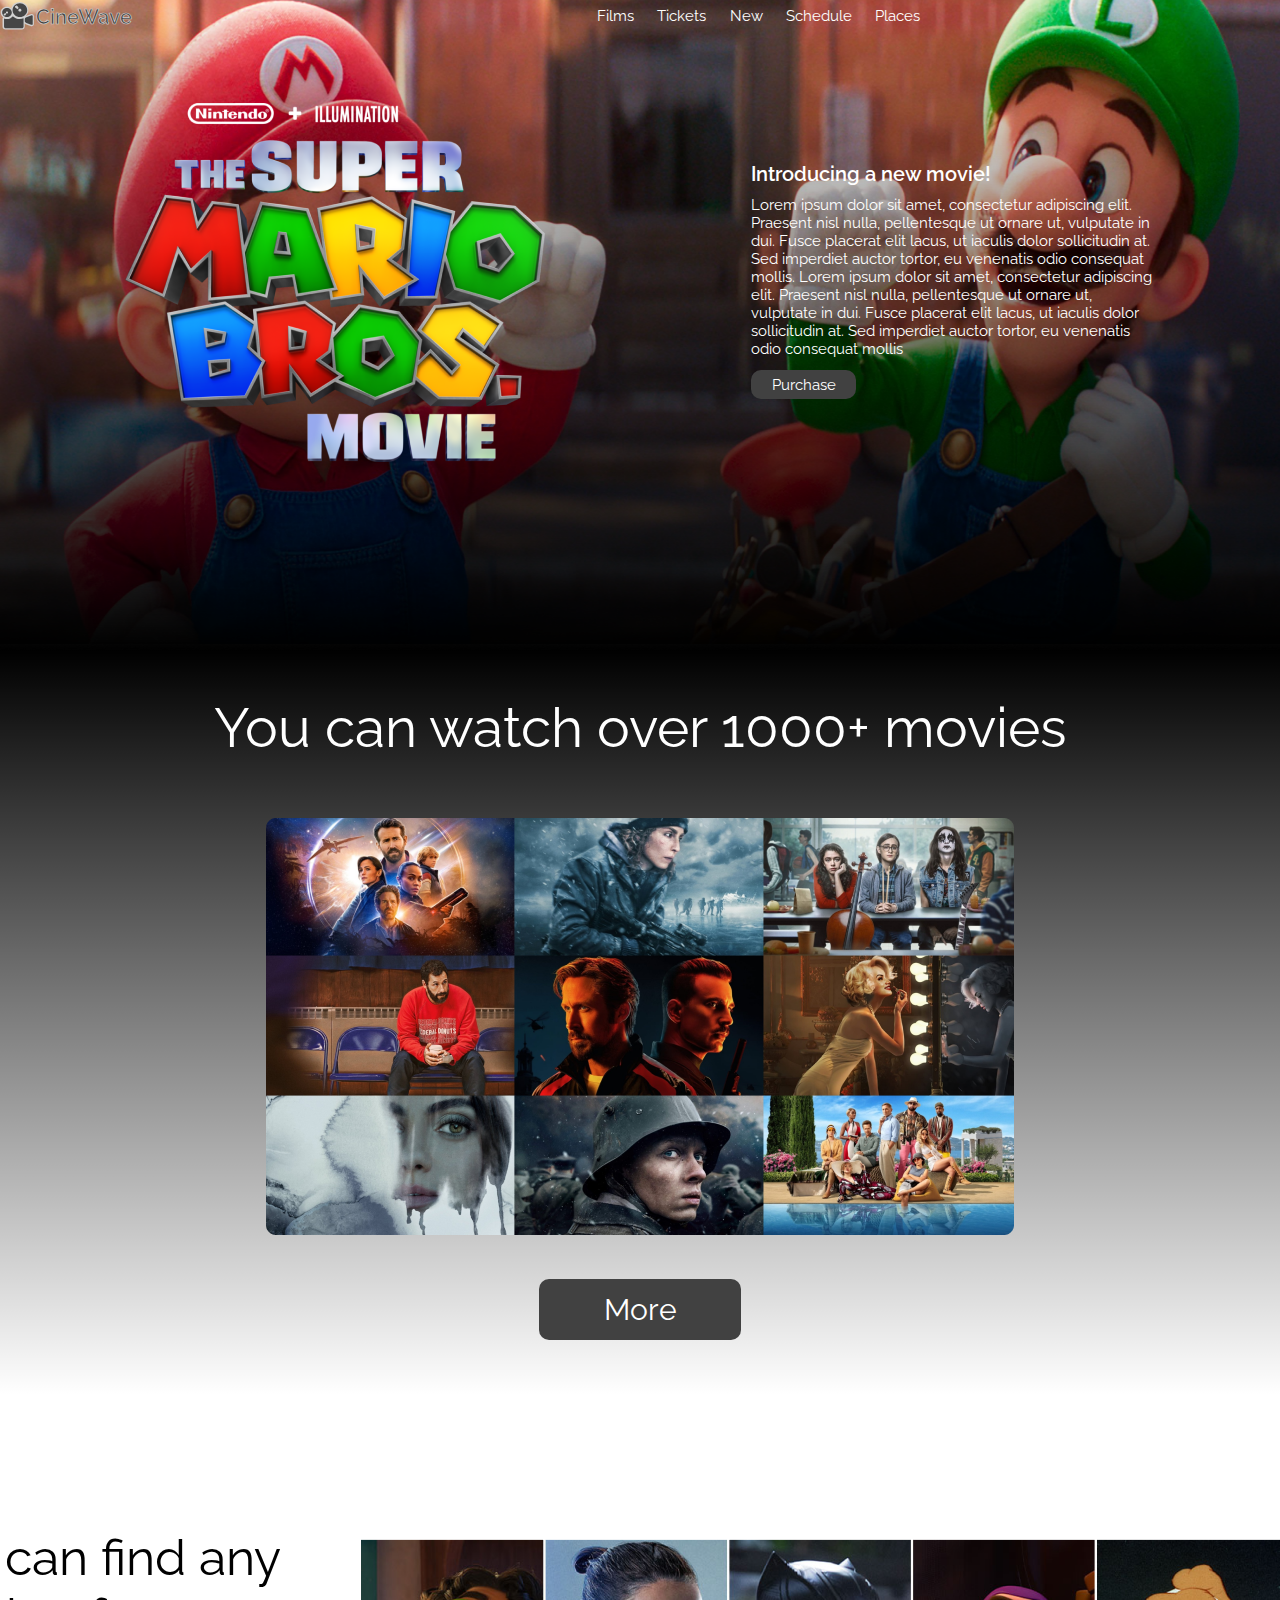
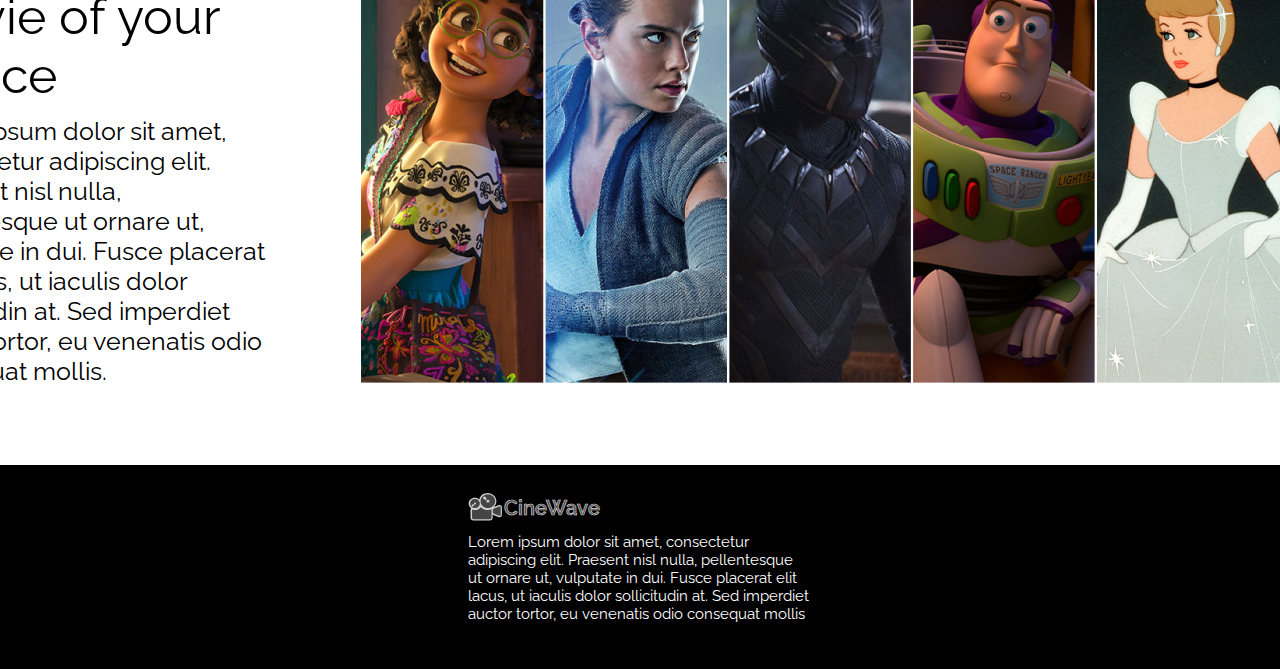
<file: index.html>
<!DOCTYPE html>
<html lang="en">
<head>
    <meta charset="UTF-8">
    <meta name="viewport" content="width=device-width, initial-scale=1.0">
    <title>CineWave</title>

    <link rel="apple-touch-icon" sizes="180x180" href="faviconss/apple-touch-icon.png">
    <link rel="icon" type="image/png" sizes="32x32" href="faviconss/favicon-32x32.png">
    <link rel="icon" type="image/png" sizes="16x16" href="faviconss/favicon-16x16.png">
    <link rel="manifest" href="faviconss/site.webmanifest">
    <link rel="mask-icon" href="faviconss/safari-pinned-tab.svg" color="#545454">
    <meta name="msapplication-TileColor" content="#747474">
    <meta name="theme-color" content="#ffffff">
    <link rel="preconnect" href="https://fonts.googleapis.com">
    <link rel="preconnect" href="https://fonts.gstatic.com" crossorigin>
    <link href="https://fonts.googleapis.com/css2?family=Raleway:wght@400;600&display=swap" rel="stylesheet">
    <link rel="stylesheet" href="./styles/reset.css">
    <link rel="stylesheet" href="./styles/dn.css">
    <link rel="stylesheet" href="./styles/style.css">
    <link rel="stylesheet" href="./styles/pmedia.css">
</head>
<body>
    <div class="header">
        <header class="header_head">
            <div class="header_head_logo">
                <svg width="34" height="32" viewBox="0 0 34 32" fill="none" xmlns="http://www.w3.org/2000/svg">
                    <g clip-path="url(#clip0_9_2)">
                    <path d="M31.7078 14.023C31.313 14.023 30.903 14.1007 30.4889 14.2538L25.7462 16.0069C27.3609 14.5279 28.3665 12.4629 28.3665 10.18C28.3665 5.69454 24.4892 2.04529 19.7233 2.04529C15.5364 2.04529 12.0364 4.86204 11.2475 8.58766C10.1284 7.48591 8.55367 6.79754 6.81024 6.79754C3.42365 6.79754 0.668457 9.39066 0.668457 12.5782C0.668457 14.5673 1.74158 16.3249 3.37146 17.3653C3.2919 17.3949 3.21394 17.4293 3.14063 17.4737C2.76092 17.7038 2.53142 18.0997 2.53142 18.5247V26.7293C2.53142 28.2457 3.84215 29.4793 5.45329 29.4793H21.7892C23.4004 29.4793 24.7111 28.2457 24.7111 26.7293V23.5975C25.0292 23.8242 25.3742 24.0087 25.7192 24.1362L30.4892 25.8998C30.9031 26.0528 31.3131 26.1303 31.7078 26.1303C32.9592 26.1303 33.8673 25.3324 33.8673 24.233V15.9202C33.8672 14.8208 32.959 14.023 31.7078 14.023Z" fill="#D1D1D1"/>
                    <path d="M32.7161 24.1913C32.7161 24.7862 32.0121 25.0125 31.1516 24.6945L26.3817 22.931C25.5212 22.613 24.8172 21.8658 24.8172 21.2712V18.7986C24.8172 18.2038 25.5212 17.4568 26.3817 17.1387L31.1516 15.3755C32.0121 15.0573 32.7161 15.2837 32.7161 15.8785V24.1913Z" fill="#454545"/>
                    <path d="M19.9005 3.25366C15.8605 3.25366 12.5854 6.33616 12.5854 10.1384C12.5854 13.9405 15.8605 17.0235 19.9005 17.0235C23.9405 17.0235 27.2155 13.9407 27.2155 10.1384C27.2155 6.33604 23.9405 3.25366 19.9005 3.25366ZM17.672 9.12741C16.6637 8.62954 15.4837 7.81229 15.1636 7.51091C14.63 7.00866 14.9851 6.52879 15.5189 6.02654C16.0527 5.52416 16.5625 5.18991 17.0962 5.69216C17.4162 5.99341 18.2847 7.10391 18.8137 8.05304C18.5612 8.14366 18.3239 8.28329 18.1203 8.47491C17.9167 8.66641 17.7685 8.88979 17.672 9.12741ZM19.9005 11.6043C19.0403 11.6043 18.3431 10.948 18.3431 10.1384C18.3431 9.32891 19.0403 8.67266 19.9005 8.67266C20.7606 8.67266 21.4577 9.32891 21.4577 10.1384C21.4576 10.948 20.7605 11.6043 19.9005 11.6043Z" fill="#454545"/>
                    <path d="M6.98737 8.00574C4.32887 8.00574 2.17358 10.0341 2.17358 12.5364C2.17358 15.0386 4.32887 17.0669 6.98737 17.0669C9.64588 17.0669 11.801 15.0385 11.801 12.5364C11.801 10.0342 9.64575 8.00574 6.98737 8.00574ZM5.14433 15.4287C4.76927 15.7817 4.41068 15.5466 4.03562 15.1936C3.66029 14.8404 3.4106 14.5029 3.78566 14.1499C4.01065 13.938 4.84033 13.3634 5.54941 13.0132C5.61701 13.1804 5.72127 13.3375 5.86444 13.4721C6.00735 13.6067 6.17416 13.705 6.35173 13.7686C5.97999 14.4359 5.36932 15.2167 5.14433 15.4287ZM6.98737 13.509C6.41655 13.509 5.95383 13.0736 5.95383 12.5364C5.95383 11.9991 6.41655 11.5637 6.98737 11.5637C7.55807 11.5637 8.02079 11.9991 8.02079 12.5364C8.02079 13.0735 7.55807 13.509 6.98737 13.509Z" fill="#454545"/>
                    <path d="M19.8119 19.0235C17.1865 19.0235 14.8091 18.0087 13.0964 16.375H12.5074C11.2446 18.0049 9.20152 19.0669 6.89881 19.0669C5.87841 19.0669 4.90981 18.8568 4.03644 18.4829V26.6875C4.03644 27.5125 4.75363 28.1875 5.63019 28.1875H21.9661C22.8427 28.1875 23.5599 27.5125 23.5599 26.6875V18.2913C22.4103 18.7614 21.1431 19.0235 19.8119 19.0235Z" fill="#454545"/>
                    </g>
                    <defs>
                    <clipPath id="clip0_9_2">
                    <rect width="34" height="32" fill="white"/>
                    </clipPath>
                    </defs>
                </svg>
                <p class="header_head_logo_p">CineWave</p>
            </div>
            <nav class="header_head_nav">
                <ul class="header_head_nav_ul">
                    <li class="header_head_nav_ul_li">
                       <a class="header_head_nav_ul_li_a" href="./Stas (No)/films.html">Films</a> 
                    </li>
                    <li class="header_head_nav_ul_li">
                       <a class="header_head_nav_ul_li_a" href="#">Tickets</a> 
                    </li>
                    <li class="header_head_nav_ul_li">
                       <a class="header_head_nav_ul_li_a" href="#">New</a> 
                    </li>
                    <li class="header_head_nav_ul_li">
                       <a class="header_head_nav_ul_li_a" href="#">Schedule</a> 
                    </li>
                    <li class="header_head_nav_ul_li">
                       <a class="header_head_nav_ul_li_a" href="./Sergey/index.html">Places</a>     
                    </li>
                </ul>
            </nav>
            <a href="./Denis/index.html">
                <button class="header_head_btn">
                    <svg xmlns="http://www.w3.org/2000/svg" width="16" height="18" viewBox="0 0 16 18" fill="none">
                        <path d="M1 17C1 13.5636 4.13401 10.7778 8 10.7778C11.866 10.7778 15 13.5636 15 17M12 4.55556C12 6.51924 10.2091 8.11111 8 8.11111C5.79086 8.11111 4 6.51924 4 4.55556C4 2.59188 5.79086 1 8 1C10.2091 1 12 2.59188 12 4.55556Z" stroke="white" stroke-width="2" stroke-linecap="round" stroke-linejoin="round"/>
                    </svg>
                </button>
            </a>
        </header>
        <div class="header_block1">
           <img class="header_block1_img" src="./img/The_Super_Mario_Bros 1.png" alt="The_Super_Mario_Bros_movie"> 
           <div class="header_block1_bl">
                <p class="header_block1_bl_title">Introducing a new movie! </p>
                <p class="header_block1_bl_text">Lorem ipsum dolor sit amet, consectetur adipiscing elit. Praesent nisl nulla, pellentesque ut ornare ut, vulputate in dui. Fusce placerat elit lacus, ut iaculis dolor sollicitudin at. Sed imperdiet auctor tortor, eu venenatis odio consequat mollis. Lorem ipsum dolor sit amet, consectetur adipiscing elit. Praesent nisl nulla, pellentesque ut ornare ut, vulputate in dui. Fusce placerat elit lacus, ut iaculis dolor sollicitudin at. Sed imperdiet auctor tortor, eu venenatis odio consequat mollis</p>
                <button class="header_block1_bl_btn btn">Purchase</button>
           </div>
        </div>
    </div>
    <main class="main">
        <div class="main_block1">
            <div class="main_block1_forp">
                <p class="main_block1_forp_p">You can watch over 1000+ movies</p>
            </div>
            <div class="main_block1_forimg">
                <img class="main_block1_forimg_img" src="./img/films.png" alt="">
            </div>
            <div class="main_block1_forbtn">
                <a href="./Stas (No)/films.html">
                    <button class="main_block1_forbtn_btn">More</button>
                </a>
            </div>
        </div>
        <div class="main_block2">
            <div class="main_block2_texts">
                <p class="main_block2_texts_title">You can find any movie of your choice</p>
                <p class="main_block2_texts_text">Lorem ipsum dolor sit amet, consectetur adipiscing elit. Praesent nisl nulla, pellentesque ut ornare ut, vulputate in dui. Fusce placerat elit lacus, ut iaculis dolor sollicitudin at. Sed imperdiet auctor tortor, eu venenatis odio consequat mollis.</p>
            </div>
            <div class="main_block2_img">
                <img src="./img/films2.png" alt="">
            </div>
        </div>
    </main>
    <footer class="footer">
        <div class="footer_block1">
            <div class="footer_block1_logo">
                <svg width="34" height="32" viewBox="0 0 34 32" fill="none" xmlns="http://www.w3.org/2000/svg">
                    <g clip-path="url(#clip0_9_2)">
                    <path d="M31.7078 14.023C31.313 14.023 30.903 14.1007 30.4889 14.2538L25.7462 16.0069C27.3609 14.5279 28.3665 12.4629 28.3665 10.18C28.3665 5.69454 24.4892 2.04529 19.7233 2.04529C15.5364 2.04529 12.0364 4.86204 11.2475 8.58766C10.1284 7.48591 8.55367 6.79754 6.81024 6.79754C3.42365 6.79754 0.668457 9.39066 0.668457 12.5782C0.668457 14.5673 1.74158 16.3249 3.37146 17.3653C3.2919 17.3949 3.21394 17.4293 3.14063 17.4737C2.76092 17.7038 2.53142 18.0997 2.53142 18.5247V26.7293C2.53142 28.2457 3.84215 29.4793 5.45329 29.4793H21.7892C23.4004 29.4793 24.7111 28.2457 24.7111 26.7293V23.5975C25.0292 23.8242 25.3742 24.0087 25.7192 24.1362L30.4892 25.8998C30.9031 26.0528 31.3131 26.1303 31.7078 26.1303C32.9592 26.1303 33.8673 25.3324 33.8673 24.233V15.9202C33.8672 14.8208 32.959 14.023 31.7078 14.023Z" fill="#D1D1D1"/>
                    <path d="M32.7161 24.1913C32.7161 24.7862 32.0121 25.0125 31.1516 24.6945L26.3817 22.931C25.5212 22.613 24.8172 21.8658 24.8172 21.2712V18.7986C24.8172 18.2038 25.5212 17.4568 26.3817 17.1387L31.1516 15.3755C32.0121 15.0573 32.7161 15.2837 32.7161 15.8785V24.1913Z" fill="#454545"/>
                    <path d="M19.9005 3.25366C15.8605 3.25366 12.5854 6.33616 12.5854 10.1384C12.5854 13.9405 15.8605 17.0235 19.9005 17.0235C23.9405 17.0235 27.2155 13.9407 27.2155 10.1384C27.2155 6.33604 23.9405 3.25366 19.9005 3.25366ZM17.672 9.12741C16.6637 8.62954 15.4837 7.81229 15.1636 7.51091C14.63 7.00866 14.9851 6.52879 15.5189 6.02654C16.0527 5.52416 16.5625 5.18991 17.0962 5.69216C17.4162 5.99341 18.2847 7.10391 18.8137 8.05304C18.5612 8.14366 18.3239 8.28329 18.1203 8.47491C17.9167 8.66641 17.7685 8.88979 17.672 9.12741ZM19.9005 11.6043C19.0403 11.6043 18.3431 10.948 18.3431 10.1384C18.3431 9.32891 19.0403 8.67266 19.9005 8.67266C20.7606 8.67266 21.4577 9.32891 21.4577 10.1384C21.4576 10.948 20.7605 11.6043 19.9005 11.6043Z" fill="#454545"/>
                    <path d="M6.98737 8.00574C4.32887 8.00574 2.17358 10.0341 2.17358 12.5364C2.17358 15.0386 4.32887 17.0669 6.98737 17.0669C9.64588 17.0669 11.801 15.0385 11.801 12.5364C11.801 10.0342 9.64575 8.00574 6.98737 8.00574ZM5.14433 15.4287C4.76927 15.7817 4.41068 15.5466 4.03562 15.1936C3.66029 14.8404 3.4106 14.5029 3.78566 14.1499C4.01065 13.938 4.84033 13.3634 5.54941 13.0132C5.61701 13.1804 5.72127 13.3375 5.86444 13.4721C6.00735 13.6067 6.17416 13.705 6.35173 13.7686C5.97999 14.4359 5.36932 15.2167 5.14433 15.4287ZM6.98737 13.509C6.41655 13.509 5.95383 13.0736 5.95383 12.5364C5.95383 11.9991 6.41655 11.5637 6.98737 11.5637C7.55807 11.5637 8.02079 11.9991 8.02079 12.5364C8.02079 13.0735 7.55807 13.509 6.98737 13.509Z" fill="#454545"/>
                    <path d="M19.8119 19.0235C17.1865 19.0235 14.8091 18.0087 13.0964 16.375H12.5074C11.2446 18.0049 9.20152 19.0669 6.89881 19.0669C5.87841 19.0669 4.90981 18.8568 4.03644 18.4829V26.6875C4.03644 27.5125 4.75363 28.1875 5.63019 28.1875H21.9661C22.8427 28.1875 23.5599 27.5125 23.5599 26.6875V18.2913C22.4103 18.7614 21.1431 19.0235 19.8119 19.0235Z" fill="#454545"/>
                    </g>
                    <defs>
                    <clipPath id="clip0_9_2">
                    <rect width="34" height="32" fill="white"/>
                    </clipPath>
                    </defs>
                </svg>
                <p class="footer_block1_logo_p">CineWave</p>
            </div>
            <p class="footer_block1_text">Lorem ipsum dolor sit amet, consectetur adipiscing elit. Praesent nisl nulla, pellentesque ut ornare ut, vulputate in dui. Fusce placerat elit lacus, ut iaculis dolor sollicitudin at. Sed imperdiet auctor tortor, eu venenatis odio consequat mollis</p>
        </div>
    </footer>
    <div class="pheader">
        <header class="pheader_phead">
            <div class="pheader_phead_forlogo">
                <div class="pheader_phead_forlogo_logo">
                    <svg width="34" height="32" viewBox="0 0 34 32" fill="none" xmlns="http://www.w3.org/2000/svg">
                        <g clip-path="url(#clip0_9_2)">
                        <path d="M31.7078 14.023C31.313 14.023 30.903 14.1007 30.4889 14.2538L25.7462 16.0069C27.3609 14.5279 28.3665 12.4629 28.3665 10.18C28.3665 5.69454 24.4892 2.04529 19.7233 2.04529C15.5364 2.04529 12.0364 4.86204 11.2475 8.58766C10.1284 7.48591 8.55367 6.79754 6.81024 6.79754C3.42365 6.79754 0.668457 9.39066 0.668457 12.5782C0.668457 14.5673 1.74158 16.3249 3.37146 17.3653C3.2919 17.3949 3.21394 17.4293 3.14063 17.4737C2.76092 17.7038 2.53142 18.0997 2.53142 18.5247V26.7293C2.53142 28.2457 3.84215 29.4793 5.45329 29.4793H21.7892C23.4004 29.4793 24.7111 28.2457 24.7111 26.7293V23.5975C25.0292 23.8242 25.3742 24.0087 25.7192 24.1362L30.4892 25.8998C30.9031 26.0528 31.3131 26.1303 31.7078 26.1303C32.9592 26.1303 33.8673 25.3324 33.8673 24.233V15.9202C33.8672 14.8208 32.959 14.023 31.7078 14.023Z" fill="#D1D1D1"/>
                        <path d="M32.7161 24.1913C32.7161 24.7862 32.0121 25.0125 31.1516 24.6945L26.3817 22.931C25.5212 22.613 24.8172 21.8658 24.8172 21.2712V18.7986C24.8172 18.2038 25.5212 17.4568 26.3817 17.1387L31.1516 15.3755C32.0121 15.0573 32.7161 15.2837 32.7161 15.8785V24.1913Z" fill="#454545"/>
                        <path d="M19.9005 3.25366C15.8605 3.25366 12.5854 6.33616 12.5854 10.1384C12.5854 13.9405 15.8605 17.0235 19.9005 17.0235C23.9405 17.0235 27.2155 13.9407 27.2155 10.1384C27.2155 6.33604 23.9405 3.25366 19.9005 3.25366ZM17.672 9.12741C16.6637 8.62954 15.4837 7.81229 15.1636 7.51091C14.63 7.00866 14.9851 6.52879 15.5189 6.02654C16.0527 5.52416 16.5625 5.18991 17.0962 5.69216C17.4162 5.99341 18.2847 7.10391 18.8137 8.05304C18.5612 8.14366 18.3239 8.28329 18.1203 8.47491C17.9167 8.66641 17.7685 8.88979 17.672 9.12741ZM19.9005 11.6043C19.0403 11.6043 18.3431 10.948 18.3431 10.1384C18.3431 9.32891 19.0403 8.67266 19.9005 8.67266C20.7606 8.67266 21.4577 9.32891 21.4577 10.1384C21.4576 10.948 20.7605 11.6043 19.9005 11.6043Z" fill="#454545"/>
                        <path d="M6.98737 8.00574C4.32887 8.00574 2.17358 10.0341 2.17358 12.5364C2.17358 15.0386 4.32887 17.0669 6.98737 17.0669C9.64588 17.0669 11.801 15.0385 11.801 12.5364C11.801 10.0342 9.64575 8.00574 6.98737 8.00574ZM5.14433 15.4287C4.76927 15.7817 4.41068 15.5466 4.03562 15.1936C3.66029 14.8404 3.4106 14.5029 3.78566 14.1499C4.01065 13.938 4.84033 13.3634 5.54941 13.0132C5.61701 13.1804 5.72127 13.3375 5.86444 13.4721C6.00735 13.6067 6.17416 13.705 6.35173 13.7686C5.97999 14.4359 5.36932 15.2167 5.14433 15.4287ZM6.98737 13.509C6.41655 13.509 5.95383 13.0736 5.95383 12.5364C5.95383 11.9991 6.41655 11.5637 6.98737 11.5637C7.55807 11.5637 8.02079 11.9991 8.02079 12.5364C8.02079 13.0735 7.55807 13.509 6.98737 13.509Z" fill="#454545"/>
                        <path d="M19.8119 19.0235C17.1865 19.0235 14.8091 18.0087 13.0964 16.375H12.5074C11.2446 18.0049 9.20152 19.0669 6.89881 19.0669C5.87841 19.0669 4.90981 18.8568 4.03644 18.4829V26.6875C4.03644 27.5125 4.75363 28.1875 5.63019 28.1875H21.9661C22.8427 28.1875 23.5599 27.5125 23.5599 26.6875V18.2913C22.4103 18.7614 21.1431 19.0235 19.8119 19.0235Z" fill="#454545"/>
                        </g>
                        <defs>
                        <clipPath id="clip0_9_2">
                        <rect width="34" height="32" fill="white"/>
                        </clipPath>
                        </defs>
                    </svg>
                    <p class="pheader_phead_forlogo_logo_p">CineWave</p>
                </div>
            </div>
            <div class="pheader_phead_forimg">
                <img class="pheader_phead_forimg_img" src="./img/SMB2.png" alt="">
            </div>
            <div class="pheader_phead_forp">
                <p class="pheader_phead_forp_p">Introducing a new movie!</p>
            </div>
            <div class="pheader_phead_forbtn">
                <button class="pheader_phead_forbtn_btn">Purchase</button>
            </div>
        </header>
    </div>
    <div class="pmain">
        <div class="pmain_block1">
            <div class="pmain_block1_forp">
                <p class="pmain_block1_forp_p">You can watch over 1000+ movies</p>
            </div>
            <div class="pmain_block1_forimg">
                <img class="pmain_block1_forimg_img" src="./img/films3.png" alt="">
            </div>
            <div class="pmain_block1_forbtn">
                <button class="pmain_block1_forbtn_btn">More</button>
            </div>
        </div>
        <div class="pmain_block2">
            <div class="pmain_block2_forp">
                <p class="pmain_block2_forp_p">You can find any movie of your choice</p>
            </div>
            <div class="pmain_block2_forimg">
                <img class="pmain_block2_forimg_img" src="./img/films4.png" alt="">
            </div>
        </div>
    </div>
    <footer class="pfooter">
        <div class="pfooter_block1">
            <div class="pfooter_block1_logo">
                <svg width="34" height="32" viewBox="0 0 34 32" fill="none" xmlns="http://www.w3.org/2000/svg">
                    <g clip-path="url(#clip0_9_2)">
                    <path d="M31.7078 14.023C31.313 14.023 30.903 14.1007 30.4889 14.2538L25.7462 16.0069C27.3609 14.5279 28.3665 12.4629 28.3665 10.18C28.3665 5.69454 24.4892 2.04529 19.7233 2.04529C15.5364 2.04529 12.0364 4.86204 11.2475 8.58766C10.1284 7.48591 8.55367 6.79754 6.81024 6.79754C3.42365 6.79754 0.668457 9.39066 0.668457 12.5782C0.668457 14.5673 1.74158 16.3249 3.37146 17.3653C3.2919 17.3949 3.21394 17.4293 3.14063 17.4737C2.76092 17.7038 2.53142 18.0997 2.53142 18.5247V26.7293C2.53142 28.2457 3.84215 29.4793 5.45329 29.4793H21.7892C23.4004 29.4793 24.7111 28.2457 24.7111 26.7293V23.5975C25.0292 23.8242 25.3742 24.0087 25.7192 24.1362L30.4892 25.8998C30.9031 26.0528 31.3131 26.1303 31.7078 26.1303C32.9592 26.1303 33.8673 25.3324 33.8673 24.233V15.9202C33.8672 14.8208 32.959 14.023 31.7078 14.023Z" fill="#D1D1D1"/>
                    <path d="M32.7161 24.1913C32.7161 24.7862 32.0121 25.0125 31.1516 24.6945L26.3817 22.931C25.5212 22.613 24.8172 21.8658 24.8172 21.2712V18.7986C24.8172 18.2038 25.5212 17.4568 26.3817 17.1387L31.1516 15.3755C32.0121 15.0573 32.7161 15.2837 32.7161 15.8785V24.1913Z" fill="#454545"/>
                    <path d="M19.9005 3.25366C15.8605 3.25366 12.5854 6.33616 12.5854 10.1384C12.5854 13.9405 15.8605 17.0235 19.9005 17.0235C23.9405 17.0235 27.2155 13.9407 27.2155 10.1384C27.2155 6.33604 23.9405 3.25366 19.9005 3.25366ZM17.672 9.12741C16.6637 8.62954 15.4837 7.81229 15.1636 7.51091C14.63 7.00866 14.9851 6.52879 15.5189 6.02654C16.0527 5.52416 16.5625 5.18991 17.0962 5.69216C17.4162 5.99341 18.2847 7.10391 18.8137 8.05304C18.5612 8.14366 18.3239 8.28329 18.1203 8.47491C17.9167 8.66641 17.7685 8.88979 17.672 9.12741ZM19.9005 11.6043C19.0403 11.6043 18.3431 10.948 18.3431 10.1384C18.3431 9.32891 19.0403 8.67266 19.9005 8.67266C20.7606 8.67266 21.4577 9.32891 21.4577 10.1384C21.4576 10.948 20.7605 11.6043 19.9005 11.6043Z" fill="#454545"/>
                    <path d="M6.98737 8.00574C4.32887 8.00574 2.17358 10.0341 2.17358 12.5364C2.17358 15.0386 4.32887 17.0669 6.98737 17.0669C9.64588 17.0669 11.801 15.0385 11.801 12.5364C11.801 10.0342 9.64575 8.00574 6.98737 8.00574ZM5.14433 15.4287C4.76927 15.7817 4.41068 15.5466 4.03562 15.1936C3.66029 14.8404 3.4106 14.5029 3.78566 14.1499C4.01065 13.938 4.84033 13.3634 5.54941 13.0132C5.61701 13.1804 5.72127 13.3375 5.86444 13.4721C6.00735 13.6067 6.17416 13.705 6.35173 13.7686C5.97999 14.4359 5.36932 15.2167 5.14433 15.4287ZM6.98737 13.509C6.41655 13.509 5.95383 13.0736 5.95383 12.5364C5.95383 11.9991 6.41655 11.5637 6.98737 11.5637C7.55807 11.5637 8.02079 11.9991 8.02079 12.5364C8.02079 13.0735 7.55807 13.509 6.98737 13.509Z" fill="#454545"/>
                    <path d="M19.8119 19.0235C17.1865 19.0235 14.8091 18.0087 13.0964 16.375H12.5074C11.2446 18.0049 9.20152 19.0669 6.89881 19.0669C5.87841 19.0669 4.90981 18.8568 4.03644 18.4829V26.6875C4.03644 27.5125 4.75363 28.1875 5.63019 28.1875H21.9661C22.8427 28.1875 23.5599 27.5125 23.5599 26.6875V18.2913C22.4103 18.7614 21.1431 19.0235 19.8119 19.0235Z" fill="#454545"/>
                    </g>
                    <defs>
                    <clipPath id="clip0_9_2">
                    <rect width="34" height="32" fill="white"/>
                    </clipPath>
                    </defs>
                </svg>
                <p class="pfooter_block1_logo_p">CineWave</p>
            </div>
            <p class="pfooter_block1_text">Lorem ipsum dolor sit amet, consectetur adipiscing elit. Praesent nisl nulla, pellentesque ut ornare ut, vulputate in dui. Fusce placerat elit lacus, ut iaculis dolor sollicitudin at. Sed imperdiet auctor tortor, eu venenatis odio consequat mollis</p>
        </div>
    </footer>
    <script src="./main.js"></script>
</body>
</html>
</file>
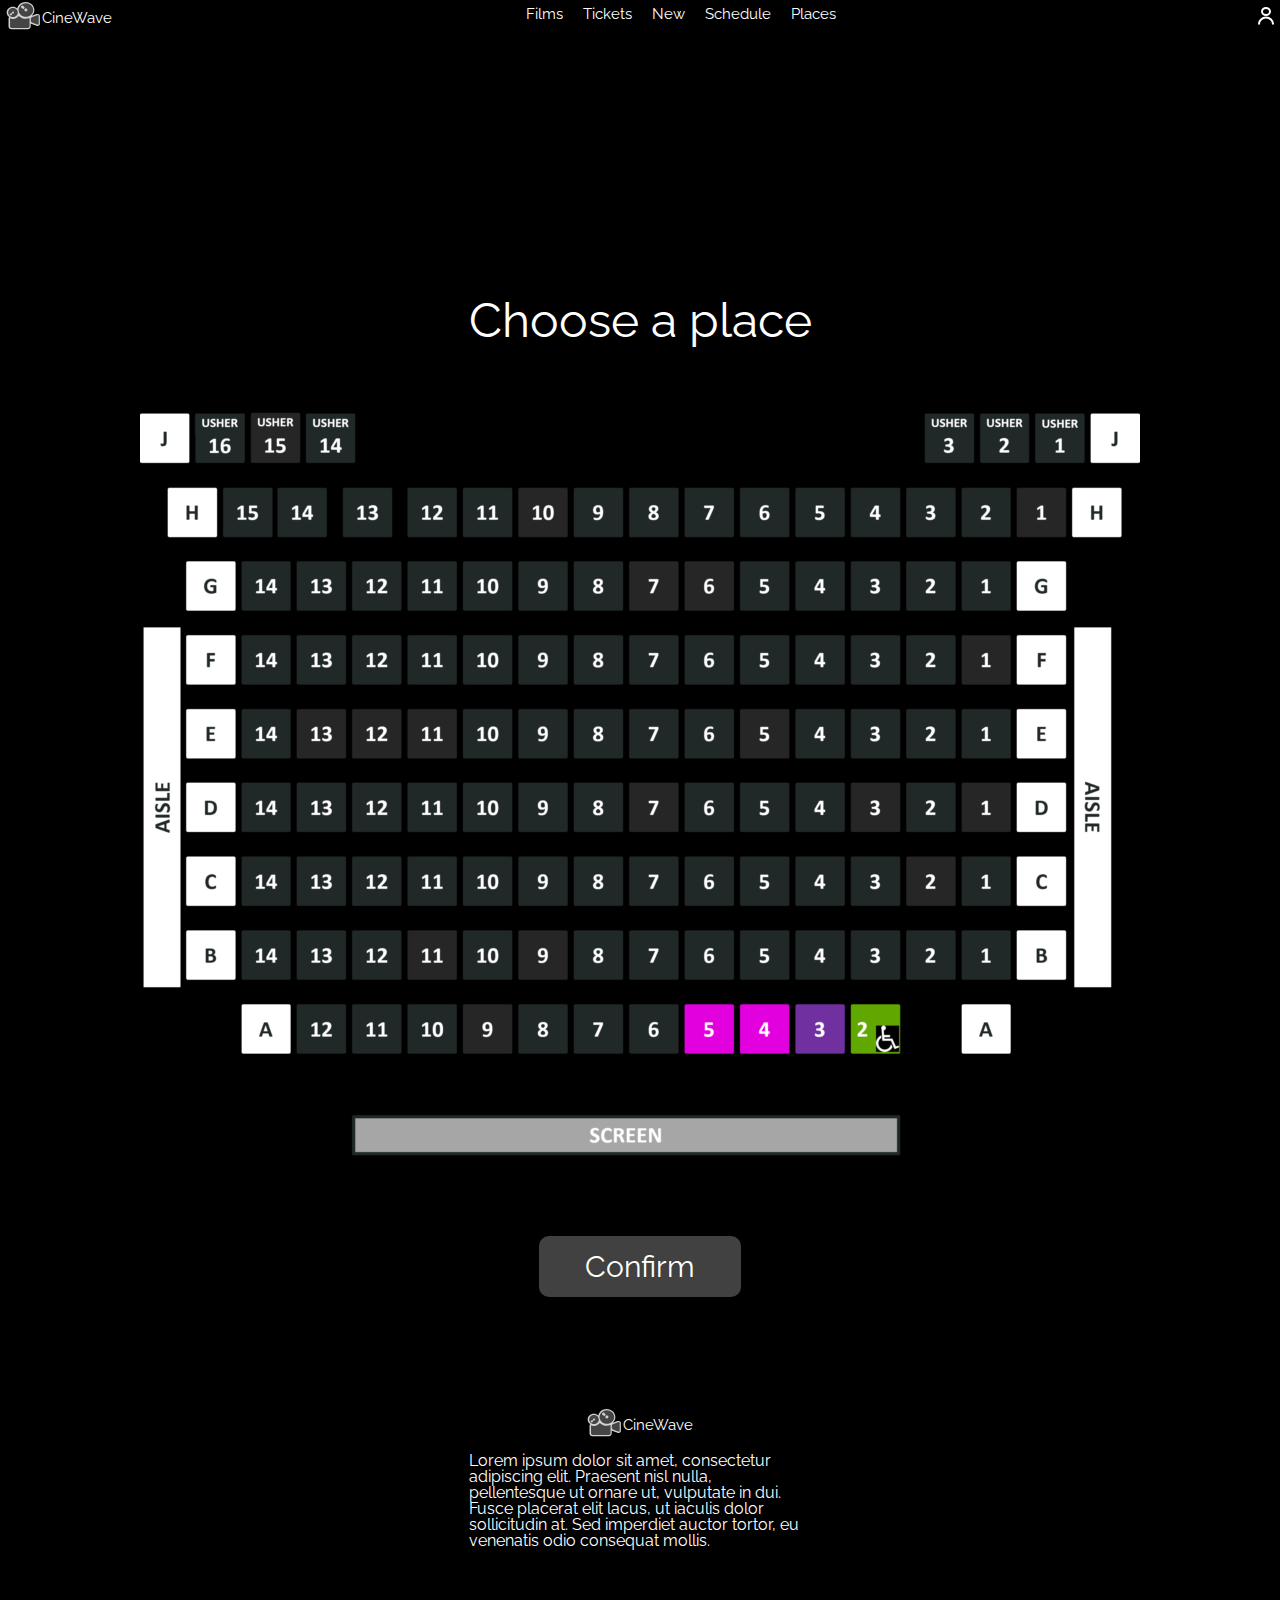
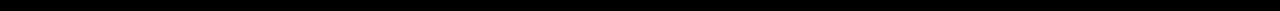
<file: CineWave_cinema-main/index.html>
<!DOCTYPE html>
<html lang="en">
<head>
    <meta charset="UTF-8">
    <meta http-equiv="X-UA-Compatible" content="IE=edge">
    <meta name="viewport" content="width=device-width, initial-scale=1.0">
    
    <link rel="apple-touch-icon" sizes="180x180" href="./faviconsy/">
    <link rel="icon" type="image/png" sizes="32x32" href="./faviconsy/favicon-32x32.png">
    <link rel="icon" type="image/png" sizes="16x16" href="./faviconsy/favicon-16x16.png">
    <link rel="manifest" href="./faviconsy/site.webmanifest">
    <link rel="mask-icon" href="./faviconsy/safari-pinned-tab.svg" color="#545454">
    <meta name="msapplication-TileColor" content="#747474">
    <meta name="theme-color" content="#ffffff">
    <link rel="stylesheet" href="reset.css">
    <link rel="stylesheet" href="style.css">
    <link rel="preconnect" href="https://fonts.googleapis.com">
    <link rel="preconnect" href="https://fonts.gstatic.com" crossorigin>
    <link href="https://fonts.googleapis.com/css2?family=Raleway&display=swap" rel="stylesheet">
    <title>Places</title>
</head>
<body>
    <div class="head-cinema">
        <div class="head-cinema_logo">
            <img src="./img/cinema-alt-svgrepo-com 1.svg" alt="">
            <p class="head-cinema_logo_title">CineWave</p>
        </div>
        <nav class="head-cinema_nav">
            <a class="head-cinema_nav_item" href="#">Films</a>
            <a class="head-cinema_nav_item" href="#">Tickets</a>
            <a class="head-cinema_nav_item" href="#">New</a>
            <a class="head-cinema_nav_item" href="#">Schedule</a>
            <a class="head-cinema_nav_item" href="#">Places</a>
        </nav>
        <img class="head-cinema_img" src="./img/Vector.svg" alt="">
    </div>
    <div class="main-cinema">
        <div class="main-cinema_title">Choose a place</div>
        <img class="main-cinema_img" src="./img/Access-seating-plan-Sep-2021-1000x752 1.png" alt="">
        <img class="main-cinema_img-mobile" src="./img/mobile.png" alt="">
        <button class="main-cinema_btn">Confirm</button>
    </div>
    <div class="footer-cinema">
        <div class="footer-cinema_logo">
            <img src="./img/cinema-alt-svgrepo-com 1.svg" alt="">
            <p class="footer-cinema_logo_name">CineWave</p>
        </div>
        
        <p class="footer-cinema_title">Lorem ipsum dolor sit amet, consectetur adipiscing elit. Praesent nisl nulla, pellentesque ut ornare ut, vulputate in dui. Fusce placerat elit lacus, ut iaculis dolor sollicitudin at. Sed imperdiet auctor tortor, eu venenatis odio consequat mollis.</p>
    </div>
</body>
</html>
</file>
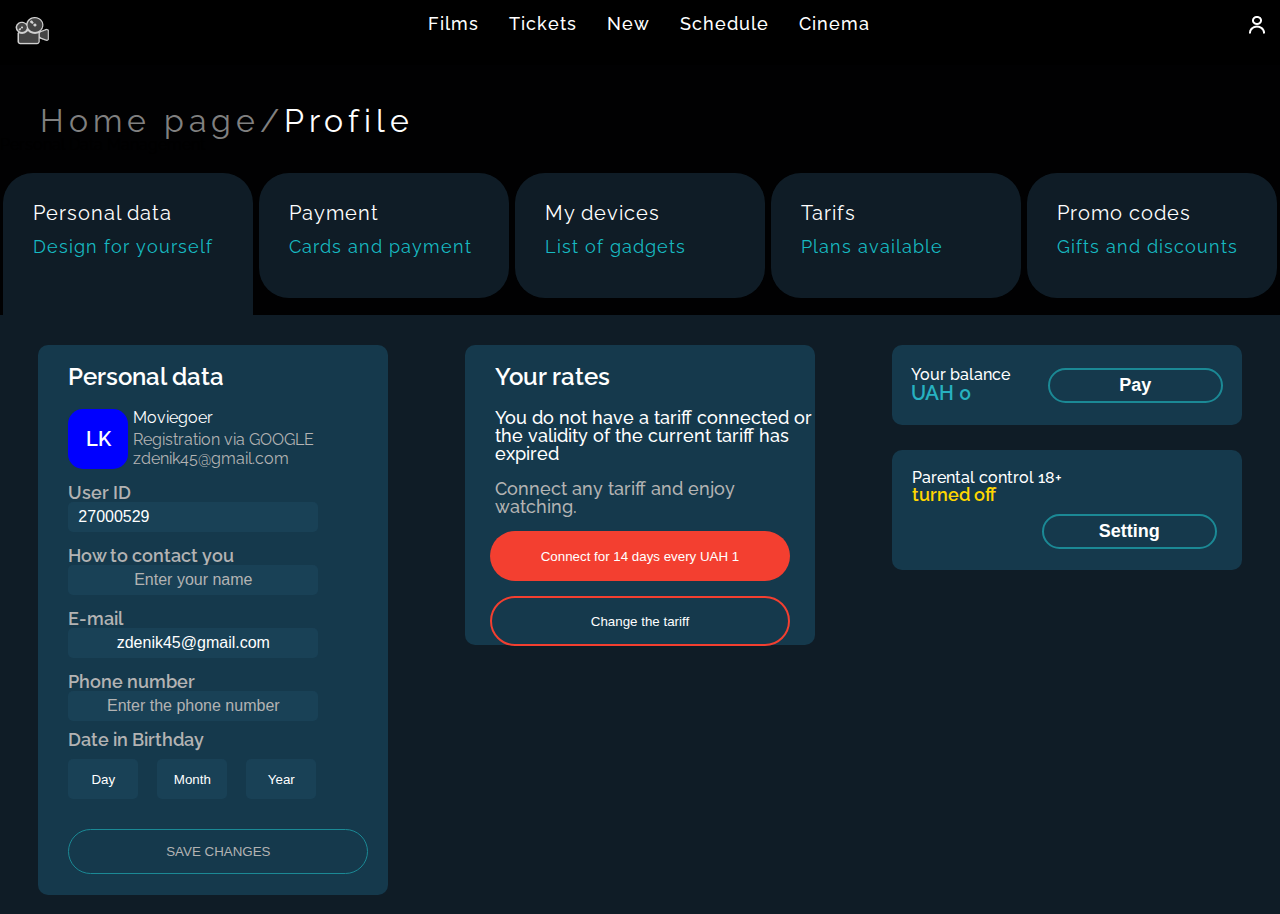
<file: Denis/index.html>
<!DOCTYPE html>
<html lang="en">
<head>
    <meta charset="UTF-8">
    <meta name="viewport" content="width=device-width, initial-scale=1.0">
    <title>Team project</title>
    
    <link rel="apple-touch-icon" sizes="180x180" href="faviconss/apple-touch-icon.png">
    <link rel="icon" type="image/png" sizes="32x32" href="faviconss/favicon-32x32.png">
    <link rel="icon" type="image/png" sizes="16x16" href="faviconss/favicon-16x16.png">
    <link rel="manifest" href="faviconss/site.webmanifest">
    <link rel="mask-icon" href="faviconss/safari-pinned-tab.svg" color="#545454">
    <meta name="msapplication-TileColor" content="#747474">
    <meta name="theme-color" content="#ffffff">
    <link rel="preconnect" href="https://fonts.googleapis.com">
    <link rel="preconnect" href="https://fonts.gstatic.com" crossorigin>
    <link href="https://fonts.googleapis.com/css2?family=Raleway:wght@400;600&display=swap" rel="stylesheet">
    <link rel="stylesheet" href="reset.css">
    <link rel="stylesheet" href="style.css">
    <link rel="stylesheet" href="media.css">
</head>
<body>
    <div class="header">
        <div class="header_logo">
            <a href="../index.html">
                <img src="./img/cinema-alt-svgrepo-com 1.png" alt="logo">
            </a>
        </div>
        <div class="header_nav">
            <a class="header_nav_text" href="../Stas (No)/films.html">Films</a>
            <a class="header_nav_text" href="">Tickets</a>
            <a class="header_nav_text" href="">New</a>
            <a class="header_nav_text" href="">Schedule</a>
            <a class="header_nav_text" href="../Sergey/index.html">Cinema</a>
        </div>
        <div class="header_profile">
            <img class="header_profile_img" src="./img/Vector.png" alt="profile">
            <p class="header_profile_text">EN</p>
            <img class="header_profile_photo" src="./img/chevron-bottom-svgrepo-com.png" alt="">
        </div>
    </div>
    <div class="main">
        <p class="main_title">Home page/<span class="main_title_span">Profile</span></p>
        <p class="main_text">Personal Data Management</p>
        <div class="main_one">
            <p class="main_one_text">Personal data</p>
            <img class="main_one_img" src="./img/chevron-bottom-svgrepo-com.png" alt="">
        </div>
        <div class="main_two">
            <p class="main_one_text">My movies</p>
            <img class="main_one_img" src="./img/chevron-bottom-svgrepo-com.png" alt="">
        </div>
        <div class="main_blocks">
            <div class="main_blocks_first">
                <p class="main_blocks_first_title">Personal data</p>
                <p class="main_blocks_first_subtitle">Design for yourself</p>
            </div>
            <div class="main_blocks_rest">
                <p class="main_blocks_rest_title">Payment</p>
                <p class="main_blocks_rest_subtitle">Cards and payment</p>
            </div>
            <div class="main_blocks_rest">
                <p class="main_blocks_rest_title">My devices</p>
                <p class="main_blocks_rest_subtitle">List of gadgets</p>
            </div>
            <div class="main_blocks_rest">
                <p class="main_blocks_rest_title">Tarifs</p>
                <p class="main_blocks_rest_subtitle">Plans available</p>
            </div>
            <div class="main_blocks_rest">
                <p class="main_blocks_rest_title">Promo codes</p>
                <p class="main_blocks_rest_subtitle">Gifts and discounts</p>
            </div>
        </div>
    </div>
    <div class="container">
        <div class="container_footer">
            <div class="container_footer_block">
                <img class="container_footer_block_img" src="./img/cinema-alt-svgrepo-com 1.png" alt="">
                <p class="container_footer_block_text">CineWave</p>
            </div>
            <p class="container_footer_lorem">Lorem ipsum dolor sit amet, consectetur adipiscing elit. Praesent nisl nulla, pellentesque ut ornare ut, vulputate in dui. Fusce placerat elit lacus, ut iaculis dolor sollicitudin at. Sed imperdiet auctor tortor, eu venenatis odio consequat mollis.</p>
        </div>
        <div class="container_first">
            <p class="container_first_title">Personal data</p>
            <div class="container_first_profile">
                <div class="container_first_profile_photo">
                    <p class="container_first_profile_photo_text">LK</p>
                </div>
                <div class="container_first_profile_data">
                    <p class="container_first_profile_data_name">Moviegoer</p>
                    <p class="container_first_profile_data_registration">Registration via GOOGLE</p>
                    <p class="container_first_profile_data_email">zdenik45@gmail.com</p>
                </div>
            </div>
            <div class="container_first_id">
                <p class="container_first_id_text">User ID</p>
                <button class="container_first_id_btn">27000529</button>
            </div>
            <div class="container_first_name">
                <p class="container_first_name_text">How to contact you</p>
                <button class="container_first_name_btn">Enter your name</button>
            </div>
            <div class="container_first_email">
                <p class="container_first_email_text">E-mail</p>
                <button class="container_first_email_btn">zdenik45@gmail.com</button>
            </div>
            <div class="container_first_phone">
                <p class="container_first_phone_text">Phone number</p>
                <button class="container_first_phone_btn">Enter the phone number</button>
            </div>
            <div class="container_first_date">
                <p class="container_first_date_text">Date in Birthday</p>
                <button class="container_first_date_btn">Day</button>
                <button class="container_first_date_btn">Month</button>
                <button class="container_first_date_btn">Year</button>
            </div>
            <button class="container_first_btn">SAVE CHANGES</button>
        </div>
        <div class="container_second">
            <p class="container_second_title">Your rates</p>
            <p class="container_second_subtitle">You do not have a tariff connected or the validity of the current tariff has expired</p>
            <p class="container_second_text">Connect any tariff and enjoy watching.</p>
            <div class="container_second_btns">
                <button class="container_second_btns_first">Connect for 14 days every UAH 1</button>
                <button class="container_second_btns_second">Change the tariff</button>
            </div>
        </div>
        <div class="container_third">
            <div class="container_third_balance">
                <div class="container_third_balance_text">
                    <p class="container_third_balance_text_main">Your balance <br><span class="container_third_balance_text_main_reserve">UAH 0</span></p>
                </div>
                <div class="container_third_balance_controll">
                    <button class="container_third_balance_controll_btn">Pay</button>
                </div>
            </div>
            <div class="container_third_controll">
                <p class="container_third_controll_main">Parental control 18+ <br><span class="container_third_controll_main_reserve">turned off</span></p>
                <button class="container_third_controll_btn">Setting</button>
            </div>
        </div>
    </div>
</body>
</html>
</file>
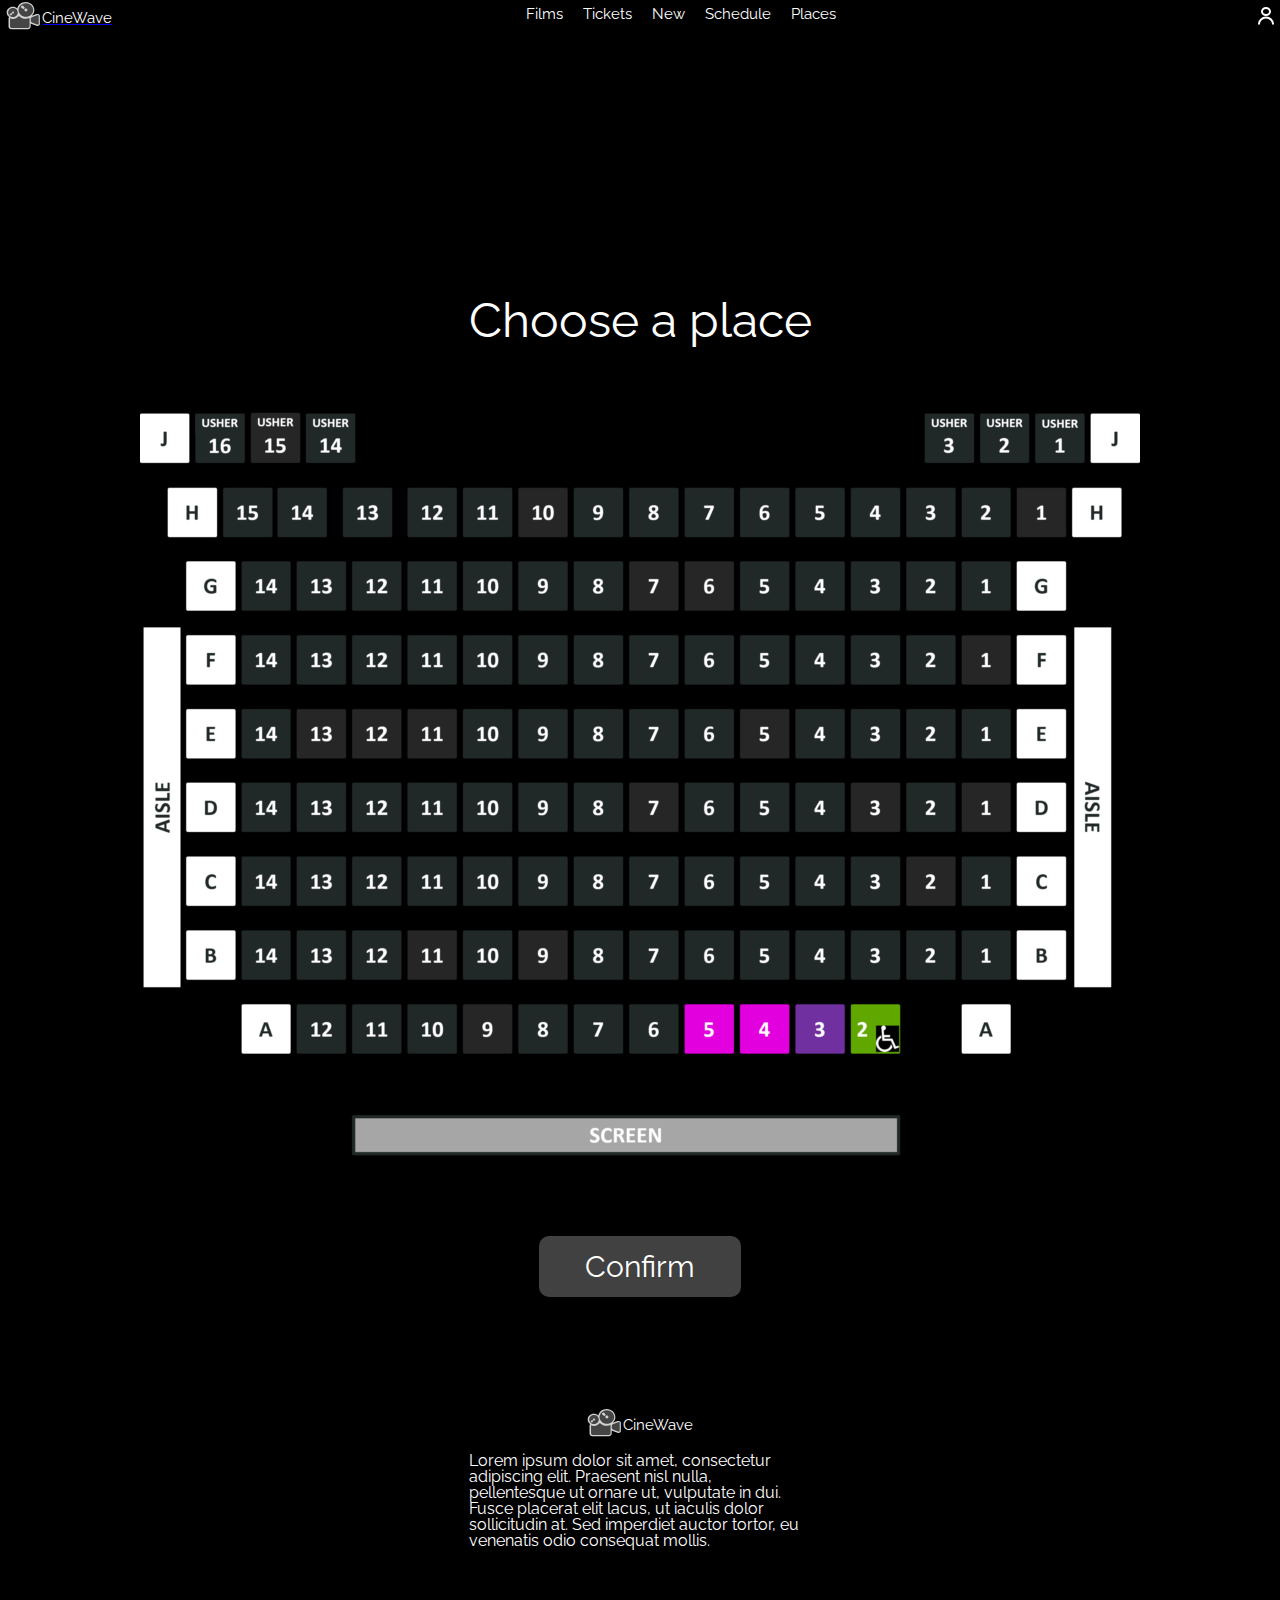
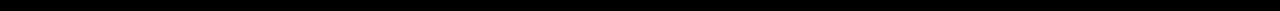
<file: Sergey/index.html>
<!DOCTYPE html>
<html lang="en">
<head>
    <meta charset="UTF-8">
    <meta http-equiv="X-UA-Compatible" content="IE=edge">
    <meta name="viewport" content="width=device-width, initial-scale=1.0">
    
    <link rel="apple-touch-icon" sizes="180x180" href="./faviconsy/">
    <link rel="icon" type="image/png" sizes="32x32" href="./faviconsy/favicon-32x32.png">
    <link rel="icon" type="image/png" sizes="16x16" href="./faviconsy/favicon-16x16.png">
    <link rel="manifest" href="./faviconsy/site.webmanifest">
    <link rel="mask-icon" href="./faviconsy/safari-pinned-tab.svg" color="#545454">
    <meta name="msapplication-TileColor" content="#747474">
    <meta name="theme-color" content="#ffffff">
    <link rel="stylesheet" href="reset.css">
    <link rel="stylesheet" href="style.css">
    <link rel="preconnect" href="https://fonts.googleapis.com">
    <link rel="preconnect" href="https://fonts.gstatic.com" crossorigin>
    <link href="https://fonts.googleapis.com/css2?family=Raleway&display=swap" rel="stylesheet">
    <title>Places</title>
</head>
<body>
    <div class="head-cinema">
        <a href="../index.html">
            <div class="head-cinema_logo">
                <img src="./img/cinema-alt-svgrepo-com 1.svg" alt="">
                <p class="head-cinema_logo_title">CineWave</p>
            </div>
        </a>
        <nav class="head-cinema_nav">
            <a class="head-cinema_nav_item" href="../Stas (No)/films.html">Films</a>
            <a class="head-cinema_nav_item" href="#">Tickets</a>
            <a class="head-cinema_nav_item" href="#">New</a>
            <a class="head-cinema_nav_item" href="#">Schedule</a>
            <a class="head-cinema_nav_item" href="../Sergey/index.html">Places</a>
        </nav>
        <img class="head-cinema_img" src="./img/Vector.svg" alt="">
    </div>
    <div class="main-cinema">
        <div class="main-cinema_title">Choose a place</div>
        <img class="main-cinema_img" src="./img/Access-seating-plan-Sep-2021-1000x752 1.png" alt="">
        <img class="main-cinema_img-mobile" src="./img/mobile.png" alt="">
        <button class="main-cinema_btn">Confirm</button>
    </div>
    <div class="footer-cinema">
        <div class="footer-cinema_logo">
            <img src="./img/cinema-alt-svgrepo-com 1.svg" alt="">
            <p class="footer-cinema_logo_name">CineWave</p>
        </div>
        
        <p class="footer-cinema_title">Lorem ipsum dolor sit amet, consectetur adipiscing elit. Praesent nisl nulla, pellentesque ut ornare ut, vulputate in dui. Fusce placerat elit lacus, ut iaculis dolor sollicitudin at. Sed imperdiet auctor tortor, eu venenatis odio consequat mollis.</p>
    </div>
</body>
</html>
</file>
<file: styles/dn.css>
.pheader_phead_forlogo {
  display: none;
}
.pheader_phead_forimg {
  display: none;
}
.pheader_phead_forp {
  display: none;
}
.pheader_phead_forbtn {
  display: none;
}

.pmain_block1_forp {
  display: none;
}
.pmain_block1_forimg {
  display: none;
}
.pmain_block1_forbtn {
  display: none;
}
.pmain_block2_forp {
  display: none;
}
.pmain_block2_forimg {
  display: none;
}

.pfooter_block1_logo {
  display: none;
}
.pfooter_block1_text {
  display: none;
}/*# sourceMappingURL=dn.css.map */
</file>
<file: styles/style.css>
.header {
  background: url("../img/bg1.png");
  width: 100%;
  height: 650px;
  background-repeat: no-repeat;
  background-size: 100% 100%;
}
.header_head {
  display: flex;
  justify-content: space-between;
  align-items: center;
  width: 1413px;
  height: 32px;
  margin: 0 auto;
}
.header_head_logo {
  display: flex;
}
.header_head_logo_p {
  color: #414141;
  font-family: Raleway;
  font-size: 20px;
  font-style: normal;
  font-weight: 600;
  line-height: normal;
  margin-top: 5px;
  margin-left: 2px;
  -webkit-text-stroke: 0.7px #D1D1D1;
}
.header_head_nav {
  width: 323px;
  height: 18px;
}
.header_head_nav_ul {
  display: flex;
  justify-content: space-between;
  align-items: center;
}
.header_head_nav_ul_li {
  list-style: none;
}
.header_head_nav_ul_li_a {
  color: #FFF;
  font-family: Raleway;
  font-size: 15px;
  font-style: normal;
  font-weight: 400;
  line-height: normal;
  text-decoration: none;
  transition-duration: 0.6s;
}
.header_head_nav_ul_li_a:hover {
  transition-duration: 0.6s;
  color: #414141;
  -webkit-text-stroke: 0.7px #D1D1D1;
}
.header_head_btn {
  cursor: pointer;
  background: none;
  border: none;
}
.header_block1 {
  display: flex;
  justify-content: center;
  -moz-column-gap: 205px;
       column-gap: 205px;
}
.header_block1_img {
  margin-top: 71px;
}
.header_block1_bl {
  margin-top: 130px;
  width: 404px;
  height: 237px;
}
.header_block1_bl_title {
  color: #FFF;
  font-family: Raleway;
  font-size: 20px;
  font-style: normal;
  font-weight: 600;
  line-height: normal;
}
.header_block1_bl_text {
  color: #FFF;
  font-family: Raleway;
  font-size: 15px;
  font-style: normal;
  font-weight: 400;
  line-height: normal;
  width: 404px;
  height: 162px;
  margin-top: 10px;
}
.header_block1_bl_btn {
  width: 105px;
  height: 29px;
  border-radius: 10px;
  background: #414141;
  color: #FFF;
  font-family: Raleway;
  font-size: 15px;
  font-style: normal;
  font-weight: 400;
  line-height: normal;
  cursor: pointer;
  border: none;
  margin-top: 12px;
  transition-duration: 0.6s;
}
.header_block1_bl_btn:hover {
  transition-duration: 0.6s;
  background: #FFF;
  color: #414141;
}

.main_block1 {
  width: 100%;
  height: 745px;
  background: linear-gradient(180deg, #000 0%, rgba(0, 0, 0, 0) 100%);
}
.main_block1_forp {
  display: flex;
  justify-content: center;
}
.main_block1_forp_p {
  color: #FFF;
  font-family: Raleway;
  font-size: 55px;
  font-style: normal;
  font-weight: 400;
  line-height: normal;
  margin-top: 45px;
}
.main_block1_forimg {
  display: flex;
  justify-content: center;
}
.main_block1_forimg_img {
  margin-top: 58px;
}
.main_block1_forbtn {
  display: flex;
  justify-content: center;
}
.main_block1_forbtn_btn {
  margin-top: 44px;
  width: 202px;
  height: 61px;
  border-radius: 10px;
  background: #414141;
  color: #FFF;
  font-family: Raleway;
  font-size: 30px;
  font-style: normal;
  font-weight: 400;
  line-height: normal;
  cursor: pointer;
  border: none;
  transition-duration: 0.6s;
}
.main_block1_forbtn_btn:hover {
  transition-duration: 0.6s;
  background: #FFF;
  color: #414141;
}
.main_block2 {
  display: flex;
  justify-content: flex-end;
  align-items: center;
  width: 100%;
  height: 605px;
  background: #FFF;
  margin-top: 65px;
  -moz-column-gap: 80px;
       column-gap: 80px;
}
.main_block2_texts {
  width: 377px;
  height: 469px;
}
.main_block2_texts_title {
  width: 377px;
  height: 158px;
  color: #000;
  font-family: Raleway;
  font-size: 50px;
  font-style: normal;
  font-weight: 400;
  line-height: normal;
}
.main_block2_texts_text {
  color: #000;
  font-family: Raleway;
  font-size: 25px;
  font-style: normal;
  font-weight: 400;
  line-height: normal;
  width: 362px;
  height: 264px;
  margin-top: 30px;
}

.footer {
  display: flex;
  justify-content: center;
  align-items: center;
  width: 100%;
  height: 204px;
  background: #000;
}
.footer_block1 {
  width: 344px;
  height: 152px;
}
.footer_block1_logo {
  display: flex;
}
.footer_block1_logo_p {
  color: #414141;
  font-family: Raleway;
  font-size: 20px;
  font-style: normal;
  font-weight: 600;
  line-height: normal;
  margin-top: 5px;
  margin-left: 2px;
  -webkit-text-stroke: 0.7px #D1D1D1;
}
.footer_block1_text {
  width: 342px;
  height: 110px;
  color: #FFF;
  font-family: Raleway;
  font-size: 15px;
  font-style: normal;
  font-weight: 400;
  line-height: normal;
  margin-top: 10px;
}/*# sourceMappingURL=style.css.map */
</file>
<file: styles/pmedia.css>
@media screen and (max-width: 426px) {
  .header {
    display: none;
  }
  .main {
    display: none;
  }
  .footer {
    display: none;
  }
  .pheader {
    width: 100%;
    height: 550px;
    background: url("../img/Group 7.png");
    background-repeat: no-repeat;
    background-size: 100% 100%;
  }
  .pheader_phead_forlogo {
    display: flex;
    justify-content: center;
  }
  .pheader_phead_forlogo_logo {
    display: flex;
    margin-top: 8px;
  }
  .pheader_phead_forlogo_logo_p {
    color: #414141;
    font-family: Raleway;
    font-size: 20px;
    font-style: normal;
    font-weight: 600;
    line-height: normal;
    margin-top: 5px;
    margin-left: 2px;
    -webkit-text-stroke: 0.7px #D1D1D1;
  }
  .pheader_phead_forimg {
    display: flex;
    justify-content: center;
  }
  .pheader_phead_forimg_img {
    display: block;
    margin-top: 36px;
  }
  .pheader_phead_forp {
    display: flex;
    justify-content: center;
  }
  .pheader_phead_forp_p {
    color: #FFF;
    font-family: Raleway;
    font-size: 20px;
    font-style: normal;
    font-weight: 600;
    line-height: normal;
    margin-top: 23px;
  }
  .pheader_phead_forbtn {
    display: flex;
    justify-content: center;
  }
  .pheader_phead_forbtn_btn {
    width: 105px;
    height: 28px;
    border-radius: 10px;
    background: #414141;
    color: #FFF;
    font-family: Raleway;
    font-size: 15px;
    font-style: normal;
    font-weight: 400;
    line-height: normal;
    margin-top: 25px;
    border: none;
    transition-duration: 0.6s;
  }
  .pheader_phead_forbtn_btn:hover {
    transition-duration: 0.6s;
    background: #FFF;
    color: #414141;
  }
  .pmain_block1 {
    width: 100%;
    height: 715px;
    background: linear-gradient(180deg, #000 0%, rgba(0, 0, 0, 0) 100%);
  }
  .pmain_block1_forp {
    display: flex;
    justify-content: center;
  }
  .pmain_block1_forp_p {
    color: #FFF;
    font-family: Raleway;
    font-size: 25px;
    font-style: normal;
    font-weight: 400;
    line-height: normal;
    margin-top: 44px;
  }
  .pmain_block1_forimg {
    display: flex;
    justify-content: center;
  }
  .pmain_block1_forimg_img {
    display: block;
    margin-top: 47px;
  }
  .pmain_block1_forbtn {
    display: flex;
    justify-content: center;
  }
  .pmain_block1_forbtn_btn {
    width: 202px;
    height: 61px;
    border-radius: 10px;
    background: #414141;
    color: #FFF;
    font-family: Raleway;
    font-size: 30px;
    font-style: normal;
    font-weight: 400;
    line-height: normal;
    border: none;
    margin-top: 40px;
    transition-duration: 0.6s;
  }
  .pmain_block1_forbtn_btn:hover {
    transition-duration: 0.6s;
    background: #FFF;
    color: #414141;
  }
  .pmain_block2 {
    width: 100%;
    height: 756px;
    background: #FFF;
  }
  .pmain_block2_forp {
    display: flex;
    justify-content: center;
  }
  .pmain_block2_forp_p {
    width: 377px;
    height: 156px;
    color: #000;
    text-align: center;
    font-family: Raleway;
    font-size: 50px;
    font-style: normal;
    font-weight: 400;
    line-height: normal;
    margin-top: 35px;
  }
  .pmain_block2_forimg {
    display: flex;
    justify-content: center;
  }
  .pmain_block2_forimg_img {
    display: block;
    margin-top: 54px;
  }
  .pfooter {
    display: flex;
    justify-content: center;
    align-items: center;
    width: 100%;
    height: 204px;
    background: #000;
  }
  .pfooter_block1 {
    width: 344px;
    height: 152px;
  }
  .pfooter_block1_logo {
    display: flex;
  }
  .pfooter_block1_logo_p {
    color: #414141;
    font-family: Raleway;
    font-size: 20px;
    font-style: normal;
    font-weight: 600;
    line-height: normal;
    margin-top: 5px;
    margin-left: 2px;
    -webkit-text-stroke: 0.7px #D1D1D1;
  }
  .pfooter_block1_text {
    width: 342px;
    height: 110px;
    color: #FFF;
    font-family: Raleway;
    font-size: 15px;
    font-style: normal;
    font-weight: 400;
    line-height: normal;
    margin-top: 14px;
    display: block;
  }
}/*# sourceMappingURL=pmedia.css.map */
</file>
<file: CineWave_cinema-main/style.css>
body {
  background: #000;
  height: 100vh;
  background-repeat: no-repeat;
}

.head-cinema {
  display: flex;
  align-items: center;
  width: 99%;
  height: 31.7px;
  margin: 0 auto;
  justify-content: space-between;
}
.head-cinema_logo {
  display: flex;
  align-items: center;
  width: 111px;
  height: 31.705px;
  row-gap: 7.13px;
}
.head-cinema_logo_title {
  font-family: "Raleway", sans-serif;
  font-weight: 400;
  font-size: 15px;
  color: white;
  margin-top: 5px;
  margin-left: 2px;
}
.head-cinema_nav {
  display: flex;
  width: 323px;
  height: 17.834px;
  -moz-column-gap: 20px;
       column-gap: 20px;
}
.head-cinema_nav_item {
  text-decoration: none;
  font-family: "Raleway", sans-serif;
  font-weight: 400;
  font-size: 15px;
  color: white;
}

.main-cinema {
  display: flex;
  flex-direction: column;
  align-items: center;
  margin-top: 264.26px;
}
.main-cinema_title {
  font-family: "Raleway", sans-serif;
  font-weight: 400;
  font-size: 48px;
  color: white;
  margin-bottom: 66px;
}
.main-cinema_btn {
  width: 202px;
  height: 61px;
  border-radius: 10px;
  background: #414141;
  color: white;
  font-family: "Raleway", sans-serif;
  font-weight: 400;
  font-size: 30px;
  margin-top: 74px;
  margin-bottom: 74px;
  cursor: pointer;
  border: none;
  transition-duration: 0.6s;
}
.main-cinema_btn:hover {
  transition-duration: 0.6s;
  background: #FFF;
  color: #414141;
}
.main-cinema_img-mobile {
  display: none;
}

.footer-cinema {
  display: flex;
  flex-direction: column;
  align-items: center;
  height: 204px;
  width: 100%;
  background: black;
  padding-top: 36px;
  row-gap: 14px;
}
.footer-cinema_title {
  font-family: "Raleway", sans-serif;
  width: 342px;
  height: 110px;
  color: white;
}
.footer-cinema_logo {
  display: flex;
  align-items: center;
}
.footer-cinema_logo_name {
  font-family: "Raleway", sans-serif;
  font-weight: 400;
  font-size: 15px;
  color: white;
  margin-top: 5px;
  margin-left: 2px;
}

@media screen and (max-width: 426px) {
  .head-cinema {
    display: flex;
    justify-content: center;
    width: 100%;
    height: 31.7px;
  }
  .head-cinema_logo_title {
    margin-top: 5px;
    margin-left: 2px;
  }
  .head-cinema_nav {
    display: none;
  }
  .head-cinema_img {
    display: none;
  }
  .main-cinema {
    width: 100%;
  }
  .main-cinema_title {
    font-family: "Raleway", sans-serif;
    font-weight: 400;
    font-size: 35px;
    color: rgb(162, 160, 160);
    margin-bottom: 66px;
    margin-top: 5px;
    margin-left: 2px;
  }
  .main-cinema_img {
    display: none;
  }
  .main-cinema_btn {
    width: 150px;
    height: 40px;
    font-family: "Raleway", sans-serif;
    font-weight: 400;
    font-size: 20px;
    cursor: pointer;
    border: none;
    transition-duration: 0.6s;
  }
  .main-cinema_btn:hover {
    transition-duration: 0.6s;
    background: #FFF;
    color: #414141;
  }
  .main-cinema_img-mobile {
    display: block;
  }
  .footer-cinema_logo_name {
    display: none;
  }
}/*# sourceMappingURL=style.css.map */
</file>
<file: Denis/style.css>
body {
  background: rgb(15, 28, 38);
  font-family: Raleway;
}

.header {
  width: 100%;
  height: 50px;
  background: black;
  padding: 15px 0 0 0;
  display: flex;
  justify-content: space-between;
}
.header_logo {
  padding: 0 0 0 15px;
}
.header_nav {
  display: flex;
  -moz-column-gap: 30px;
       column-gap: 30px;
}
.header_nav_text {
  letter-spacing: 1px;
  text-decoration: none;
  color: white;
  font-size: 18px;
  font-weight: 500;
}
.header_profile {
  padding: 0 15px 0 0;
}
.header_profile_text {
  display: none;
}
.header_profile_photo {
  display: none;
}

.main {
  width: 100%;
  height: 250px;
  background: rgba(0, 0, 0, 0.932);
}
.main_one {
  display: none;
}
.main_two {
  display: none;
}
.main_title {
  color: rgb(128, 128, 128);
  font-size: 32px;
  padding: 40px 0 0 40px;
  letter-spacing: 5px;
  cursor: pointer;
}
.main_title_span {
  color: white;
}
.main_blocks {
  display: flex;
  justify-content: space-around;
}
.main_blocks_first {
  width: 250px;
  height: 175px;
  background: rgb(15, 28, 38);
  margin: 20px 0 0 0;
  border-top-left-radius: 30px 30px;
  border-top-right-radius: 30px 30px;
}
.main_blocks_first_title {
  font-size: 20px;
  letter-spacing: 1px;
  padding: 30px 0 0 30px;
  color: white;
}
.main_blocks_first_subtitle {
  font-size: 18px;
  letter-spacing: 1px;
  color: rgb(23, 185, 193);
  padding: 15px 0 0 30px;
  cursor: pointer;
}
.main_blocks_rest {
  width: 250px;
  height: 125px;
  background: rgb(15, 28, 38);
  margin: 20px 0 0 0;
  border-radius: 30px;
}
.main_blocks_rest_title {
  font-size: 20px;
  letter-spacing: 1px;
  padding: 30px 0 0 30px;
  color: white;
}
.main_blocks_rest_subtitle {
  font-size: 18px;
  letter-spacing: 1px;
  color: rgb(23, 185, 193);
  padding: 15px 0 0 30px;
  cursor: pointer;
}

.container {
  width: 100%;
  height: 66.6vh;
  background: white;
  background: rgb(15, 28, 38);
  display: flex;
  justify-content: space-around;
}
.container_footer {
  display: none;
}
.container_first {
  width: 350px;
  height: 550px;
  background: rgb(21, 57, 76);
  border-radius: 10px;
  margin: 30px 0 0 0;
}
.container_first_title {
  font-size: 24px;
  font-weight: 600;
  color: white;
  padding: 20px 0 20px 30px;
}
.container_first_profile {
  display: flex;
  margin: 0 0 0 30px;
  width: 250px;
  height: 60px;
}
.container_first_profile_photo {
  width: 60px;
  height: 60px;
  background: blue;
  display: flex;
  justify-content: center;
  align-items: center;
  border-radius: 15px;
}
.container_first_profile_photo_text {
  font-size: 20px;
  font-weight: 600;
  color: white;
}
.container_first_profile_data {
  display: block;
  padding: 1px 0 0 5px;
}
.container_first_profile_data_name {
  padding: 0 0 3px 0;
  color: white;
}
.container_first_profile_data_registration {
  padding: 3px 0 3px 0;
  color: rgb(179, 179, 179);
}
.container_first_profile_data_email {
  color: rgb(179, 179, 179);
}
.container_first_id {
  padding: 15px 0 0 30px;
  display: block;
}
.container_first_id_text {
  color: rgb(179, 179, 179);
  font-size: 18px;
  font-weight: 600;
}
.container_first_id_btn {
  background: rgb(25, 65, 86);
  border: none;
  border-radius: 5px;
  width: 250px;
  height: 30px;
  font-size: 16px;
  color: white;
  cursor: pointer;
  text-align: left;
  padding: 0 0 0 10px;
}
.container_first_name {
  padding: 15px 0 0 30px;
}
.container_first_name_text {
  color: rgb(179, 179, 179);
  font-size: 18px;
  font-weight: 600;
}
.container_first_name_btn {
  background: rgb(25, 65, 86);
  border: none;
  border-radius: 5px;
  width: 250px;
  height: 30px;
  font-size: 16px;
  color: rgb(179, 179, 179);
  cursor: pointer;
}
.container_first_email {
  padding: 15px 0 0 30px;
}
.container_first_email_text {
  color: rgb(179, 179, 179);
  font-size: 18px;
  font-weight: 600;
}
.container_first_email_btn {
  background: rgb(25, 65, 86);
  border: none;
  border-radius: 5px;
  width: 250px;
  height: 30px;
  font-size: 16px;
  color: white;
  cursor: pointer;
}
.container_first_phone {
  padding: 15px 0 0 30px;
}
.container_first_phone_text {
  color: rgb(179, 179, 179);
  font-size: 18px;
  font-weight: 600;
}
.container_first_phone_btn {
  background: rgb(25, 65, 86);
  border: none;
  border-radius: 5px;
  width: 250px;
  height: 30px;
  font-size: 16px;
  color: rgb(179, 179, 179);
  cursor: pointer;
}
.container_first_date {
  margin: 10px 0 0 30px;
}
.container_first_date_text {
  color: rgb(179, 179, 179);
  font-size: 18px;
  font-weight: 600;
}
.container_first_date_btn {
  margin: 10px 15px 0 0;
  background: rgb(25, 65, 86);
  color: white;
  border-radius: 5px;
  border: none;
  width: 70px;
  height: 40px;
  cursor: pointer;
}
.container_first_btn {
  margin: 30px 30px 0 30px;
  width: 300px;
  height: 45px;
  color: rgb(179, 179, 179);
  background: rgb(21, 57, 76);
  border-radius: 30px;
  border: 1px solid rgb(27, 137, 149);
}
.container_second {
  width: 350px;
  height: 300px;
  background: rgb(21, 57, 76);
  border-radius: 10px;
  margin: 30px 0 0 0;
}
.container_second_title {
  font-size: 24px;
  font-weight: 600;
  color: white;
  padding: 20px 0 20px 30px;
}
.container_second_subtitle {
  font-size: 18px;
  font-weight: 500;
  color: white;
  padding: 0 0 17px 30px;
}
.container_second_text {
  font-size: 18px;
  font-weight: 500;
  color: rgb(179, 179, 179);
  padding: 0 0 0 30px;
}
.container_second_btns {
  display: flex;
  flex-wrap: wrap;
  justify-content: center;
  row-gap: 15px;
  padding: 15px 0 26px 0;
}
.container_second_btns_first {
  width: 300px;
  height: 50px;
  border-radius: 30px;
  background: rgb(243, 63, 48);
  border: none;
  color: white;
  cursor: pointer;
}
.container_second_btns_second {
  width: 300px;
  height: 50px;
  background: rgb(21, 57, 76);
  border: 2px solid rgb(243, 63, 48);
  border-radius: 30px;
  color: white;
  cursor: pointer;
}
.container_third {
  margin: 30px 0 0 0;
}
.container_third_balance {
  width: 350px;
  height: 80px;
  border-radius: 10px;
  display: flex;
  align-items: center;
  justify-content: space-around;
  background: rgb(21, 57, 76);
  margin: 0 0 25px 0;
}
.container_third_balance_text_main {
  color: white;
  font-size: 16px;
  font-weight: 500;
}
.container_third_balance_text_main_reserve {
  color: rgb(39, 177, 192);
  font-size: 20px;
  font-weight: 600;
}
.container_third_balance_controll_btn {
  width: 175px;
  height: 35px;
  border-radius: 20px;
  background: none;
  border: 2px solid rgb(27, 137, 149);
  color: white;
  font-size: 18px;
  font-weight: 600;
  cursor: pointer;
}
.container_third_controll {
  width: 330px;
  height: 100px;
  border-radius: 10px;
  row-gap: 15px;
  background: rgb(21, 57, 76);
  padding: 20px 0 0 20px;
}
.container_third_controll_main {
  color: white;
  font-size: 16px;
  font-weight: 500;
}
.container_third_controll_main_reserve {
  color: gold;
  font-size: 18px;
  font-weight: 600;
}
.container_third_controll_btn {
  margin: 10px 0 0 130px;
  width: 175px;
  height: 35px;
  border-radius: 20px;
  border: 2px solid rgb(27, 137, 149);
  color: white;
  font-size: 18px;
  font-weight: 600;
  cursor: pointer;
  background: none;
}/*# sourceMappingURL=style.css.map */
</file>
<file: Denis/media.css>
@media screen and (max-width: 426px) {
  body {
    background: rgb(15, 28, 38);
  }
  .header {
    width: 100%;
    height: 50px;
    background: black;
    padding: 15px 0 0 0;
    display: flex;
    justify-content: space-between;
  }
  .header_logo {
    padding: 0 0 0 15px;
  }
  .header_nav {
    display: none;
  }
  .header_profile {
    padding: 0 0 0 0;
    display: flex;
  }
  .header_profile_text {
    display: block;
    color: white;
    margin: 10px 10px 0 0;
  }
  .header_profile_img {
    display: none;
  }
  .header_profile_photo {
    display: block;
    width: 35px;
    height: 35px;
    cursor: pointer;
  }
  .main {
    width: 100%;
    height: 650px;
    background: rgb(24, 41, 54);
  }
  .main_text {
    font-size: 20px;
    font-weight: 500;
    padding: 20px 0 0 20px;
    letter-spacing: 5px;
    cursor: pointer;
    color: white;
  }
  .main_one {
    display: flex;
    align-items: center;
  }
  .main_one_text {
    font-size: 20px;
    font-weight: 500;
    padding: 60px 0 0 20px;
    letter-spacing: 5px;
    cursor: pointer;
    color: white;
  }
  .main_one_img {
    width: 35px;
    height: 35px;
    margin: 60px 0 0 185px;
  }
  .main_two {
    display: flex;
    align-items: center;
    height: 10px;
    margin: 0 0 80px 0;
  }
  .main_two_text {
    height: 60px;
    font-size: 20px;
    font-weight: 500;
    padding: 0 0 0 0px;
    letter-spacing: 5px;
    cursor: pointer;
    color: white;
  }
  .main_two_img {
    width: 35px;
    height: 35px;
  }
  .main_title {
    color: rgb(128, 128, 128);
    font-size: 32px;
    padding: 40px 0 0 20px;
    letter-spacing: 5px;
    cursor: pointer;
  }
  .main_title_span {
    color: white;
  }
  .main_blocks {
    display: flex;
    flex-wrap: wrap;
  }
  .main_blocks_first {
    width: 190px;
    height: 90px;
    background: rgb(15, 28, 38);
    margin: 20px 0 0 0;
    border-radius: 30px;
  }
  .main_blocks_first_title {
    font-size: 17px;
    letter-spacing: 1px;
    padding: 15px 0 0 15px;
    color: white;
  }
  .main_blocks_first_subtitle {
    font-size: 14px;
    letter-spacing: 1px;
    color: rgb(23, 185, 193);
    padding: 15px 0 0 15px;
    cursor: pointer;
  }
  .main_blocks_rest {
    width: 190px;
    height: 90px;
    background: rgb(15, 28, 38);
    margin: 20px 0 0 0;
    border-radius: 30px;
  }
  .main_blocks_rest_title {
    font-size: 17px;
    letter-spacing: 1px;
    padding: 15px 0 0 15px;
    color: white;
  }
  .main_blocks_rest_subtitle {
    font-size: 14px;
    letter-spacing: 1px;
    color: rgb(23, 185, 193);
    padding: 15px 0 0 15px;
    cursor: pointer;
  }
  .container {
    display: block;
    height: 100px;
  }
  .container_footer {
    width: 100%;
    height: 200px;
    background: black;
    display: block;
  }
  .container_footer_lorem {
    color: white;
    text-align: center;
    margin: 20px 0 0 0;
  }
  .container_footer_block {
    display: flex;
  }
  .container_footer_block_img {
    width: 40px;
    height: 40px;
    margin: 15px 15px 15px 15px;
  }
  .container_footer_block_text {
    font-size: 22px;
    font-weight: 600;
    color: rgb(65, 65, 65);
    margin: 25px 15px 15px 5px;
  }
  .container_first {
    display: none;
  }
  .container_second {
    display: none;
  }
  .container_third {
    display: none;
  }
}/*# sourceMappingURL=media.css.map */
</file>
<file: Sergey/style.css>
body {
  background: #000;
  height: 100vh;
  background-repeat: no-repeat;
}

.head-cinema {
  display: flex;
  align-items: center;
  width: 99%;
  height: 31.7px;
  margin: 0 auto;
  justify-content: space-between;
}
.head-cinema_logo {
  display: flex;
  align-items: center;
  width: 111px;
  height: 31.705px;
  row-gap: 7.13px;
}
.head-cinema_logo_title {
  font-family: "Raleway", sans-serif;
  font-weight: 400;
  font-size: 15px;
  color: white;
  margin-top: 5px;
  margin-left: 2px;
}
.head-cinema_nav {
  display: flex;
  width: 323px;
  height: 17.834px;
  -moz-column-gap: 20px;
       column-gap: 20px;
}
.head-cinema_nav_item {
  text-decoration: none;
  font-family: "Raleway", sans-serif;
  font-weight: 400;
  font-size: 15px;
  color: white;
}

.main-cinema {
  display: flex;
  flex-direction: column;
  align-items: center;
  margin-top: 264.26px;
}
.main-cinema_title {
  font-family: "Raleway", sans-serif;
  font-weight: 400;
  font-size: 48px;
  color: white;
  margin-bottom: 66px;
}
.main-cinema_btn {
  width: 202px;
  height: 61px;
  border-radius: 10px;
  background: #414141;
  color: white;
  font-family: "Raleway", sans-serif;
  font-weight: 400;
  font-size: 30px;
  margin-top: 74px;
  margin-bottom: 74px;
  cursor: pointer;
  border: none;
  transition-duration: 0.6s;
}
.main-cinema_btn:hover {
  transition-duration: 0.6s;
  background: #FFF;
  color: #414141;
}
.main-cinema_img-mobile {
  display: none;
}

.footer-cinema {
  display: flex;
  flex-direction: column;
  align-items: center;
  height: 204px;
  width: 100%;
  background: black;
  padding-top: 36px;
  row-gap: 14px;
}
.footer-cinema_title {
  font-family: "Raleway", sans-serif;
  width: 342px;
  height: 110px;
  color: white;
}
.footer-cinema_logo {
  display: flex;
  align-items: center;
}
.footer-cinema_logo_name {
  font-family: "Raleway", sans-serif;
  font-weight: 400;
  font-size: 15px;
  color: white;
  margin-top: 5px;
  margin-left: 2px;
}

@media screen and (max-width: 426px) {
  .head-cinema {
    display: flex;
    justify-content: center;
    width: 100%;
    height: 31.7px;
  }
  .head-cinema_logo_title {
    margin-top: 5px;
    margin-left: 2px;
  }
  .head-cinema_nav {
    display: none;
  }
  .head-cinema_img {
    display: none;
  }
  .main-cinema {
    width: 100%;
  }
  .main-cinema_title {
    font-family: "Raleway", sans-serif;
    font-weight: 400;
    font-size: 35px;
    color: rgb(162, 160, 160);
    margin-bottom: 66px;
    margin-top: 5px;
    margin-left: 2px;
  }
  .main-cinema_img {
    display: none;
  }
  .main-cinema_btn {
    width: 150px;
    height: 40px;
    font-family: "Raleway", sans-serif;
    font-weight: 400;
    font-size: 20px;
    cursor: pointer;
    border: none;
    transition-duration: 0.6s;
  }
  .main-cinema_btn:hover {
    transition-duration: 0.6s;
    background: #FFF;
    color: #414141;
  }
  .main-cinema_img-mobile {
    display: block;
  }
  .footer-cinema_logo_name {
    display: none;
  }
}/*# sourceMappingURL=style.css.map */
</file>
